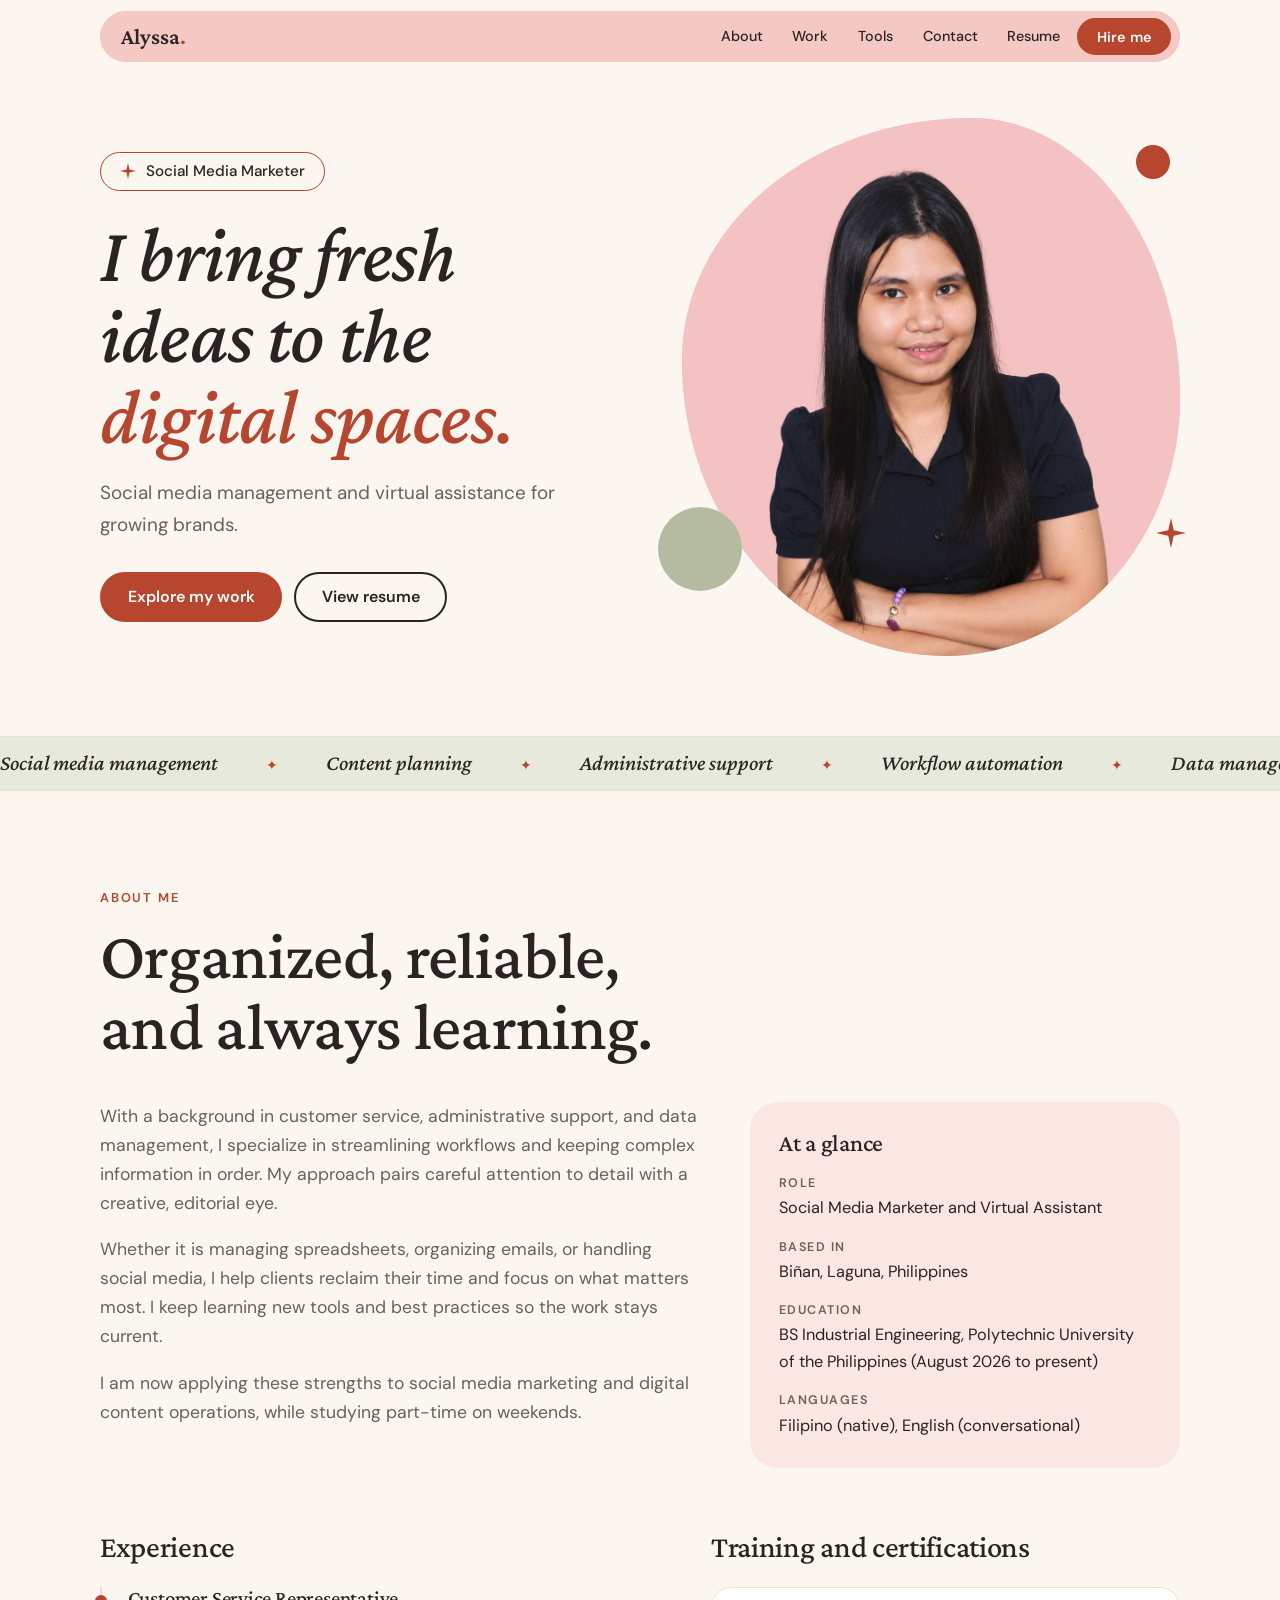
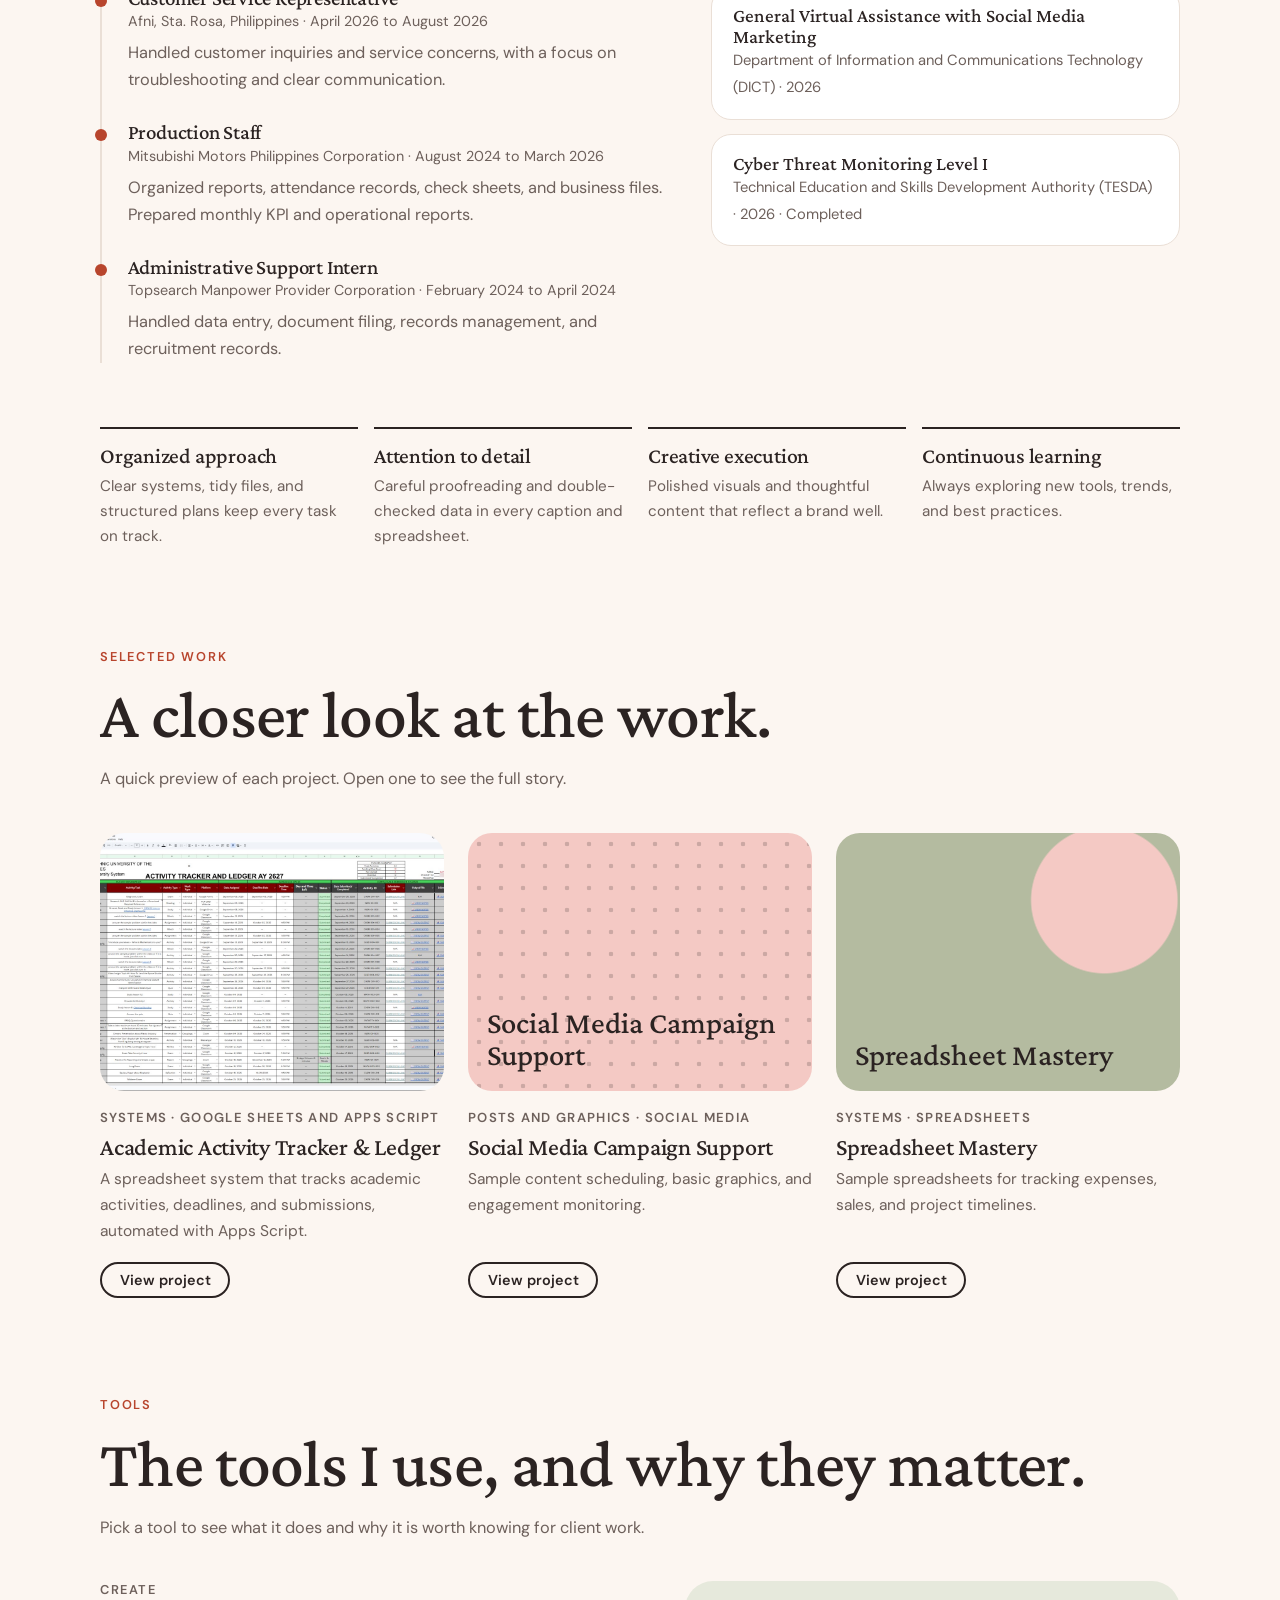
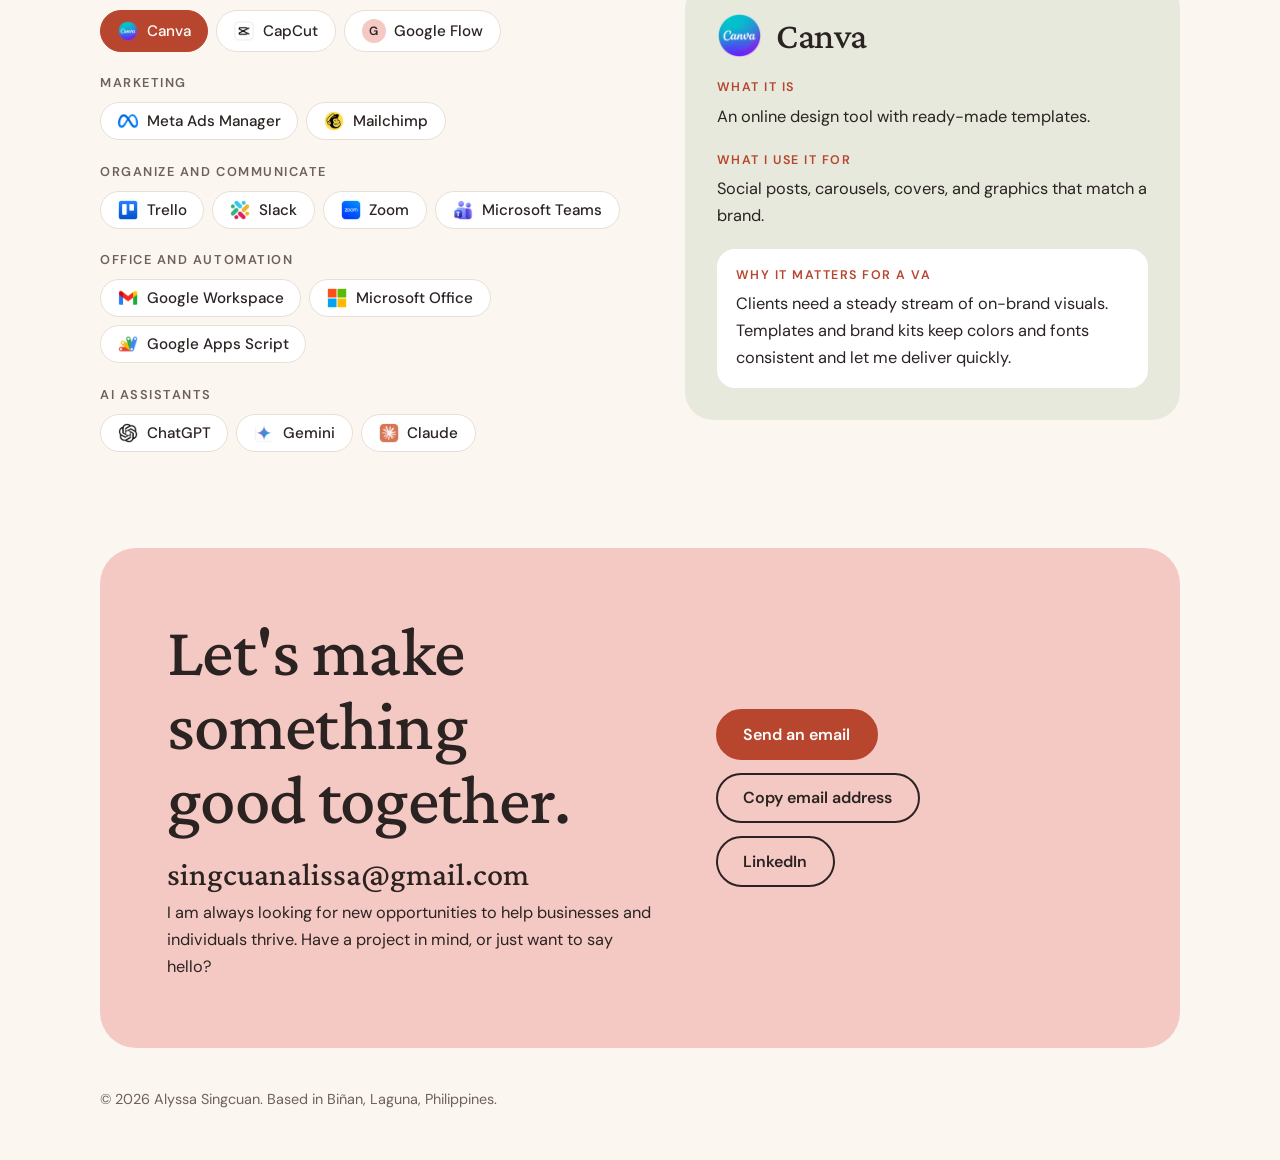
<file: index.html>
<!DOCTYPE html>
<html lang="en">
<head>
<meta charset="utf-8">
<meta name="viewport" content="width=device-width, initial-scale=1, viewport-fit=cover">
<title>Alyssa Singcuan – Social Media Marketer & Virtual Assistant</title>
<meta name="description" content="Portfolio of Alyssa Singcuan: social media management and virtual assistance.">
<link rel="preconnect" href="https://fonts.googleapis.com">
<link href="https://fonts.googleapis.com/css2?family=Crimson+Pro:ital,wght@0,400;0,500;0,600;1,400;1,500&family=DM+Sans:wght@400;500;600&display=swap" rel="stylesheet">
<link rel="icon" href="data:image/svg+xml,%3Csvg xmlns='http://www.w3.org/2000/svg' viewBox='0 0 100 100'%3E%3Ctext y='.9em' font-size='90'%3E%F0%9F%8C%B8%3C/text%3E%3C/svg%3E">
<link rel="stylesheet" href="css/styles.css?v=202611202033">
</head>
<body>
<header class="top"><div class="wrap"><div class="pill">
  <a class="logo" id="logo" href="#home"></a>
  <nav aria-label="Main"><a href="#about" data-n="about">About</a><a href="#work" data-n="work">Work</a><a href="#tools-section" data-n="tools-section">Tools</a><a href="#contact" data-n="contact">Contact</a><a href="#resume" data-n="resume">Resume</a><a class="btn sm" href="#contact">Hire me</a></nav>
</div></div></header>

<main>
<div id="v-home">
  <div class="wrap hero" id="home">
    <div id="hero-copy"></div>
    <div class="stage in5">
      <div class="blob"><img id="photo" alt="Portrait" width="1122" height="1402" fetchpriority="high"></div>
      <span class="dot a" aria-hidden="true"></span><span class="dot b" aria-hidden="true"></span>
      <svg class="spark" viewBox="0 0 24 24" aria-hidden="true"><path d="M12 0l2.2 9.8L24 12l-9.8 2.2L12 24l-2.2-9.8L0 12l9.8-2.2z"/></svg>
    </div>
  </div>
  <div class="mq" aria-hidden="true"><div id="mq"></div></div>
  <section class="sec" id="about"><div class="wrap" id="about-wrap"></div></section>
  <section class="sec" id="work"><div class="wrap"><div id="work-head"></div><div class="cards" id="cards"></div></div></section>
  <section class="sec" id="tools-section"><div class="wrap"><div id="tools-head"></div>
    <div class="tools"><div id="tgroups"></div><aside class="panel" id="panel" aria-live="polite"></aside></div>
  </div></section>
  <div class="wrap"><section class="contact rv" id="contact" aria-label="Contact"></section></div>
</div>

<div id="v-resume" hidden>
  <div class="wrap rhead" id="resume-wrap"></div>
</div>
</main>
<footer class="wrap" id="footer"></footer>
<dialog id="dlg" aria-labelledby="dt"><div class="dh"><h3 id="dt"></h3><button type="button" class="btn line sm" id="dx">Close</button></div><div class="db" id="db"></div></dialog>
<dialog id="lb" class="lb" aria-label="Image viewer"><img id="lbi" alt=""><p id="lbc"></p><button type="button" class="btn line sm" id="lbx">Close</button></dialog>

<script src="js/content.js?v=202611202033"></script>
<script src="js/main.js?v=202611202033"></script>
</body>
</html>
</file>
<file: css/styles.css>
:root{--bg:#fcf6f1;--surface:#ffffff;--ink:#2b2322;--muted:#6d605b;--line:#eadfd6;--blush:#f4c9c4;--blush-soft:#fae6e2;--sage:#b4bba0;--sage-soft:#e6e9dc;--accent:#b8452d;--accent-ink:#ffffff;
--head:"Minion Pro","Minion 3","Crimson Pro",Georgia,serif;--body:"DM Sans",system-ui,sans-serif;--gx:max(1.25rem,env(safe-area-inset-left,0px));--gy:max(1.25rem,env(safe-area-inset-right,0px))}
@media (prefers-color-scheme:dark){:root:not([data-theme="light"]){--bg:#1c1717;--surface:#271f1f;--ink:#f5ece7;--muted:#b9aca5;--line:#3d3232;--blush:#5a3438;--blush-soft:#33252a;--sage:#4d5542;--sage-soft:#2b2f26;--accent:#ee8f78;--accent-ink:#1c1717;color-scheme:dark}}
:root[data-theme="dark"]{--bg:#1c1717;--surface:#271f1f;--ink:#f5ece7;--muted:#b9aca5;--line:#3d3232;--blush:#5a3438;--blush-soft:#33252a;--sage:#4d5542;--sage-soft:#2b2f26;--accent:#ee8f78;--accent-ink:#1c1717;color-scheme:dark}
*,*::before,*::after{box-sizing:border-box}
html{scroll-behavior:smooth;scroll-padding-top:5.5rem}
body{margin:0;background:var(--bg);color:var(--ink);font:400 1.02rem/1.65 var(--body)}
body::before{content:"";position:fixed;inset:0 0 auto;height:env(safe-area-inset-top,0px);z-index:40;background:var(--bg)}
h1,h2,h3,h4{font-family:var(--head);font-weight:500;margin:0;line-height:1.05;letter-spacing:-.01em;text-wrap:balance}
p{margin:0}
a{color:inherit}
img{max-width:100%}
:focus-visible{outline:3px solid var(--accent);outline-offset:3px;border-radius:8px}
.wrap{max-width:1120px;margin:0 auto;padding-left:var(--gx);padding-right:var(--gy)}
.btn{display:inline-flex;align-items:center;gap:.5rem;background:var(--accent);color:var(--accent-ink);padding:.8rem 1.6rem;border-radius:999px;text-decoration:none;font:600 1rem var(--body);border:2px solid var(--accent);cursor:pointer;transition:transform .2s,box-shadow .2s}
.btn:hover{transform:translateY(-2px);box-shadow:0 10px 22px -12px var(--accent)}
.btn.line{background:none;color:var(--ink);border-color:var(--ink)}
.btn.sm{padding:.45rem 1.1rem;font-size:.9rem}
/* header */
.top{position:sticky;top:env(safe-area-inset-top,0px);z-index:30;padding-top:.7rem}
.pill{display:flex;align-items:center;justify-content:space-between;gap:.5rem 1rem;flex-wrap:wrap;background:var(--blush);border-radius:999px;padding:.45rem .55rem .45rem 1.3rem}
.logo{font:600 1.4rem var(--head);text-decoration:none}
.logo i{color:var(--accent);font-style:normal}
nav{display:flex;align-items:center;gap:.25rem;flex-wrap:wrap}
nav a:not(.btn){text-decoration:none;font-size:.9rem;font-weight:500;padding:.4rem .8rem;border-radius:999px;transition:background .2s}
nav a:not(.btn):hover,nav a.on{background:var(--sage)}
nav a.on{color:var(--ink)}
/* hero */
.hero{display:grid;grid-template-columns:1.05fr .95fr;gap:2rem;align-items:center;padding-top:3.5rem;padding-bottom:5rem}
.tag{display:inline-flex;align-items:center;gap:.6rem;border:1.5px solid var(--accent);border-radius:999px;padding:.4rem 1.2rem;font-weight:500;font-size:.95rem}
.tag svg{width:16px;height:16px;fill:var(--accent);animation:spin 9s linear infinite}
.hero h1{font-size:clamp(2.8rem,6.2vw,5.2rem);font-style:italic;font-weight:500;margin:1.4rem 0 1.3rem;line-height:1.02}
.hero h1 b{font-weight:500;font-style:italic;color:var(--accent)}
.hero .lead{font-size:1.18rem;color:var(--muted);max-width:40ch;margin-bottom:2rem}
.row{display:flex;gap:.75rem;flex-wrap:wrap}
.stage{position:relative;justify-self:center;width:min(500px,100%)}
.blob{aspect-ratio:1/1.08;background:var(--blush);border-radius:58% 42% 47% 53%/45% 52% 48% 55%;overflow:hidden;animation:morph 14s ease-in-out infinite alternate}
.blob img{width:100%;height:100%;object-fit:cover;object-position:50% 6%;display:block}
.dot{position:absolute;border-radius:50%;background:var(--sage)}
.dot.a{width:84px;height:84px;left:-1.5rem;bottom:12%;animation:bob 6s ease-in-out infinite}
.dot.b{width:34px;height:34px;right:2%;top:5%;background:var(--accent);animation:bob 5s ease-in-out -2s infinite}
.spark{position:absolute;width:30px;fill:var(--accent);right:-.4rem;bottom:20%;animation:spin 12s linear infinite}
.in1{animation:rise .8s .05s both}.in2{animation:rise .8s .2s both}.in3{animation:rise .8s .35s both}.in4{animation:rise .8s .5s both}.in5{animation:rise 1s .3s both}
@keyframes rise{from{opacity:0;transform:translateY(22px)}to{opacity:1;transform:none}}
@keyframes spin{to{transform:rotate(360deg)}}
@keyframes bob{50%{transform:translateY(-14px)}}
@keyframes morph{to{border-radius:46% 54% 55% 45%/55% 44% 56% 45%}}
/* marquee */
.mq{border-block:1px solid var(--line);background:var(--sage-soft);overflow:hidden;padding:.9rem 0}
.mq div{display:flex;gap:3rem;width:max-content;animation:slide 40s linear infinite;font:italic 500 1.35rem var(--head)}
.mq span::after{content:"✦";color:var(--accent);margin-left:3rem;font-style:normal;font-size:.9rem}
@keyframes slide{to{transform:translateX(-50%)}}
/* sections */
.sec{padding-top:6rem}
.eyebrow{font-size:.8rem;font-weight:600;letter-spacing:.14em;text-transform:uppercase;color:var(--accent);margin-bottom:.8rem}
.sec>.wrap>h2,.sec h2.big{font-size:clamp(2.4rem,5.5vw,4.2rem)}
.sub{color:var(--muted);max-width:56ch;margin-top:1rem}
.js .rv{opacity:0;transform:translateY(20px);transition:opacity .7s ease,transform .7s ease}
.js .rv.in{opacity:1;transform:none}
/* about */
.about{display:grid;grid-template-columns:1.4fr 1fr;gap:3rem;margin-top:2.5rem}
.about .story p{color:var(--muted);font-size:1.1rem;max-width:58ch}
.about .story p+p{margin-top:1.1rem}
.glance{background:var(--blush-soft);border-radius:28px;padding:1.8rem;display:grid;gap:1.1rem;align-self:start}
.glance h3{font-size:1.5rem}
.glance dl{margin:0;display:grid;gap:.9rem}
.glance dt{font-size:.78rem;font-weight:600;letter-spacing:.12em;text-transform:uppercase;color:var(--muted)}
.glance dd{margin:.1rem 0 0}
.cols{display:grid;grid-template-columns:1.2fr 1fr;gap:3rem;margin-top:4rem}
.cols h3{font-size:1.9rem;margin-bottom:1.4rem}
.tl{list-style:none;margin:0;padding:0 0 0 1.6rem;border-left:2px solid var(--line);display:grid;gap:1.7rem}
.tl li{position:relative}
.tl li::before{content:"";position:absolute;left:calc(-1.6rem - 7px);top:.5rem;width:12px;height:12px;border-radius:50%;background:var(--accent)}
.tl h4{font-size:1.3rem}
.tl .when{color:var(--muted);font-size:.9rem;margin:.1rem 0 .4rem}
.tl p{color:var(--muted);max-width:52ch}
.certs{display:grid;gap:.9rem}
.cert{background:var(--surface);border:1px solid var(--line);border-radius:20px;padding:1.1rem 1.3rem;transition:transform .25s,border-color .25s}
.cert:hover{transform:translateY(-3px);border-color:var(--accent)}
.cert b{display:block;font:500 1.2rem var(--head)}
.cert span{color:var(--muted);font-size:.92rem}
.vals{display:grid;grid-template-columns:repeat(4,1fr);gap:1rem;margin-top:4rem}
.val{border-top:2px solid var(--ink);padding-top:1rem}
.val h4{font-size:1.35rem;margin-bottom:.4rem}
.val p{color:var(--muted);font-size:.95rem}
/* work */
.cards{display:grid;grid-template-columns:repeat(3,1fr);gap:1.5rem;margin-top:2.5rem}
.card{display:flex;flex-direction:column;min-width:0}
.cover{aspect-ratio:4/3;border-radius:24px;display:flex;align-items:flex-end;padding:1.2rem;font:500 clamp(1.5rem,2.4vw,1.9rem)/1.05 var(--head);transition:transform .35s;overflow:hidden}
.card:hover .cover{transform:scale(1.02) rotate(-.6deg)}
.c1{background:var(--accent);color:var(--accent-ink);background-image:linear-gradient(rgba(255,255,255,.18) 1px,transparent 1px),linear-gradient(90deg,rgba(255,255,255,.18) 1px,transparent 1px);background-size:32px 32px}
.c2{background:var(--blush);color:var(--ink);background-image:radial-gradient(circle,rgba(43,35,34,.2) 2px,transparent 2.6px);background-size:22px 22px}
.c3{background:var(--sage);color:var(--ink);background-image:radial-gradient(circle at 78% 26%,var(--blush) 0 22%,transparent 22.5%)}
.card .meta{font-size:.82rem;font-weight:600;letter-spacing:.1em;text-transform:uppercase;color:var(--muted);margin:1rem 0 .35rem}
.card h3{font-size:1.5rem}
.card p{color:var(--muted);margin:.5rem 0 1.1rem;font-size:.97rem}
.card .btn{align-self:flex-start;margin-top:auto}
dialog{border:0;border-radius:28px;background:var(--surface);color:var(--ink);width:min(760px,calc(100% - 1.5rem));max-height:calc(100% - 2rem);padding:0;overflow:auto}
dialog::backdrop{background:rgba(24,16,16,.62)}
dialog[open]{animation:pop .35s ease}
@keyframes pop{from{opacity:0;transform:translateY(16px) scale(.98)}to{opacity:1;transform:none}}
.dh{display:flex;justify-content:space-between;gap:1rem;align-items:flex-start;padding:1.6rem 1.6rem 0}
.dh h3{font-size:clamp(1.8rem,4vw,2.5rem)}
.db{padding:1rem 1.6rem 1.8rem;display:grid;gap:1.4rem}
.db .cat{font-size:.82rem;font-weight:600;letter-spacing:.1em;text-transform:uppercase;color:var(--accent)}
.db h4{font-size:1.3rem;margin-bottom:.4rem}
.db p,.db li{color:var(--muted)}
.db ul,.db ol{margin:0;padding-left:1.2rem;display:grid;gap:.35rem}
.chips{display:flex;flex-wrap:wrap;gap:.45rem}
.chips span{background:var(--blush-soft);border-radius:999px;padding:.25rem .8rem;font-size:.88rem}
.todo{border:1.5px dashed var(--line);border-radius:16px;padding:.9rem 1.1rem;color:var(--muted);font-size:.95rem}
.gal{display:grid;grid-template-columns:repeat(3,1fr);gap:.7rem}
.ph{aspect-ratio:4/3;border-radius:16px;border:1.5px dashed var(--accent);background:var(--blush-soft);display:grid;place-items:center;text-align:center;font-size:.85rem;color:var(--muted);padding:.6rem}
/* tools */
.tools{display:grid;grid-template-columns:1.1fr 1fr;gap:2.5rem;margin-top:2.5rem;align-items:start}
.tgroup+.tgroup{margin-top:1.4rem}
.tgroup h3{font:600 .8rem var(--body);letter-spacing:.12em;text-transform:uppercase;color:var(--muted);margin-bottom:.7rem}
.tchips{display:flex;flex-wrap:wrap;gap:.5rem}
.chip{font:500 .95rem var(--body);background:var(--surface);color:var(--ink);border:1.5px solid var(--line);border-radius:999px;padding:.5rem 1.05rem;cursor:pointer;transition:transform .2s,background .2s,border-color .2s}
.chip:hover{transform:translateY(-2px);border-color:var(--accent)}
.chip[aria-pressed="true"]{background:var(--accent);color:var(--accent-ink);border-color:var(--accent)}
.panel{position:sticky;top:6rem;background:var(--sage-soft);border-radius:28px;padding:2rem;min-height:22rem}
.panel .k{font-size:.78rem;font-weight:600;letter-spacing:.12em;text-transform:uppercase;color:var(--accent);margin-bottom:.35rem}
.panel h3{font-size:2.3rem;margin-bottom:1.2rem}
.panel .blk+.blk{margin-top:1.2rem}
.panel p{color:var(--ink)}
.panel .blk:last-child{background:var(--surface);border-radius:18px;padding:1rem 1.2rem}
.panel .swap{animation:rise .45s both}
/* contact */
.contact{margin-top:6rem;background:var(--blush);border-radius:36px;padding:clamp(1.8rem,6vw,4.2rem);display:grid;grid-template-columns:1.3fr 1fr;gap:2rem;align-items:center}
.contact h2{font-size:clamp(2.4rem,6vw,4.4rem)}
.contact .em{font:500 clamp(1.3rem,3.4vw,2rem) var(--head);margin:1.2rem 0 .5rem;word-break:break-all;user-select:all}
.contact p{max-width:44ch}
.cta{display:flex;flex-direction:column;gap:.8rem;align-items:flex-start}
.contact .btn.line{border-color:var(--ink)}
footer{padding-top:2.5rem;padding-bottom:3rem;color:var(--muted);font-size:.9rem}
/* resume */
.rs{max-width:820px;margin:0 auto;padding-top:2rem}
#resume-wrap{text-align:center}
#resume-wrap .row{justify-content:center}
#resume-wrap .back{display:block;text-align:left}
.paper{background:var(--surface);border:1px solid var(--line);border-radius:20px;padding:clamp(.6rem,2vw,1.1rem);box-shadow:0 24px 50px -30px rgba(43,35,34,.5)}
.paper .pdf{display:block;width:100%;aspect-ratio:595/842;border:0;border-radius:6px;background:#fff}
.paper img{width:100%;height:auto;display:block;border-radius:6px;background:#fff}
.side{position:sticky;top:6rem;display:grid;gap:1.2rem}
.side h3{font-size:1.5rem;margin-bottom:.5rem}
.side p{color:var(--muted);font-size:.95rem}
.side p+p{margin-top:.4rem}
.side b{color:var(--ink)}
.rhead{padding-top:3rem}
.rhead h1{font-size:clamp(2.6rem,6vw,4.6rem);font-style:italic}
.back{display:inline-block;margin-bottom:1rem;color:var(--muted);text-decoration:none;font-weight:500}
.back:hover{color:var(--accent)}
@media (max-width:860px){
 .hero,.about,.cols,.tools,.contact,.rs{grid-template-columns:1fr}
 .cards{grid-template-columns:1fr}
 .vals{grid-template-columns:1fr 1fr}
 .panel,.side{position:static}
 .hero{padding-top:2rem}
 .stage{width:min(380px,100%)}
 .gal{grid-template-columns:1fr 1fr}
 .sec{padding-top:4.5rem}
}
@media (max-width:480px){.vals{grid-template-columns:1fr}.pill{border-radius:28px}}
@media (prefers-reduced-motion:reduce){*,*::before,*::after{animation:none!important;transition:none!important}html{scroll-behavior:auto}.rv{opacity:1;transform:none}}

.chip{display:inline-flex;align-items:center;gap:.55rem}
.chip img{width:1.25rem;height:1.25rem;object-fit:contain}
.ini{display:inline-grid;place-items:center;width:1.5rem;height:1.5rem;border-radius:50%;background:var(--blush);color:var(--ink);font:600 .75rem var(--body);flex:none}
.chip[aria-pressed="true"] .ini{background:var(--accent-ink);color:var(--accent)}
.panel .head{display:flex;align-items:center;gap:.9rem;margin-bottom:1.2rem}
.panel .head h3{margin:0}
.panel .head .ini{width:2.8rem;height:2.8rem;font-size:1.3rem}
.panel .head img{width:2.8rem;height:2.8rem;object-fit:contain}
.cover.hasimg{padding:0}
.cover.hasimg img{width:100%;height:100%;object-fit:cover;display:block}
.gal figure{margin:0}
.gal .shot{display:block;width:100%;padding:0;border:0;background:none;cursor:zoom-in}
.gal img{width:100%;aspect-ratio:4/3;object-fit:cover;border-radius:16px;display:block}
.gal figcaption{font-size:.85rem;color:var(--muted);padding:.4rem .1rem 0}
dialog.lb{width:min(980px,calc(100% - 1.5rem));padding:1rem}
dialog.lb img{max-width:100%;max-height:72vh;display:block;margin:0 auto;border-radius:14px}
dialog.lb p{color:var(--muted);padding:.7rem .2rem 0}
dialog.lb .btn{margin-top:.8rem}

/* tool details as a bottom sheet on phones */
dialog.sheet{margin:auto 0 0;width:100%;max-width:100%;max-height:82vh;border-radius:28px 28px 0 0;background:var(--sage-soft);padding:1.4rem 1.25rem calc(1.6rem + env(safe-area-inset-bottom,0px));animation:sheetup .3s ease both}
dialog.sheet .sx{position:absolute;top:1rem;right:1rem;z-index:2}
dialog.sheet .panel{position:static;min-height:0;padding:0;background:none;border-radius:0}
dialog.sheet .panel h3{font-size:1.8rem;margin-bottom:0}
dialog.sheet .panel .head{padding-right:5rem}
@keyframes sheetup{from{transform:translateY(40px);opacity:0}to{transform:none;opacity:1}}
@media (max-width:860px){#panel{display:none}}
@media (min-width:861px){dialog.sheet{display:none!important}}

/* compact menu on phones: one row */
@media (max-width:600px){
 .pill{flex-wrap:nowrap;gap:.2rem;border-radius:999px;padding:.3rem .3rem .3rem .8rem}
 .logo{font-size:1.1rem;flex:none}
 nav{flex-wrap:nowrap;overflow-x:auto;scrollbar-width:none;min-width:0;gap:.1rem}
 nav::-webkit-scrollbar{display:none}
 nav a:not(.btn){font-size:.78rem;padding:.35rem .42rem;white-space:nowrap;flex:none}
 nav .btn{display:none}
}
@media (max-width:420px){
 .logo{font-size:0}
 .logo::first-letter{font-size:1.5rem}
 .pill{padding-left:1rem}
}

.pdfv canvas{display:block;width:100%;height:auto;border-radius:6px;background:#fff}
.pdfv canvas+canvas{margin-top:.8rem}
.pdfv img{width:100%;height:auto;display:block}
.pdfv .pdfframe{display:block;width:100%;border:0;border-radius:6px;background:#fff}
</file>
